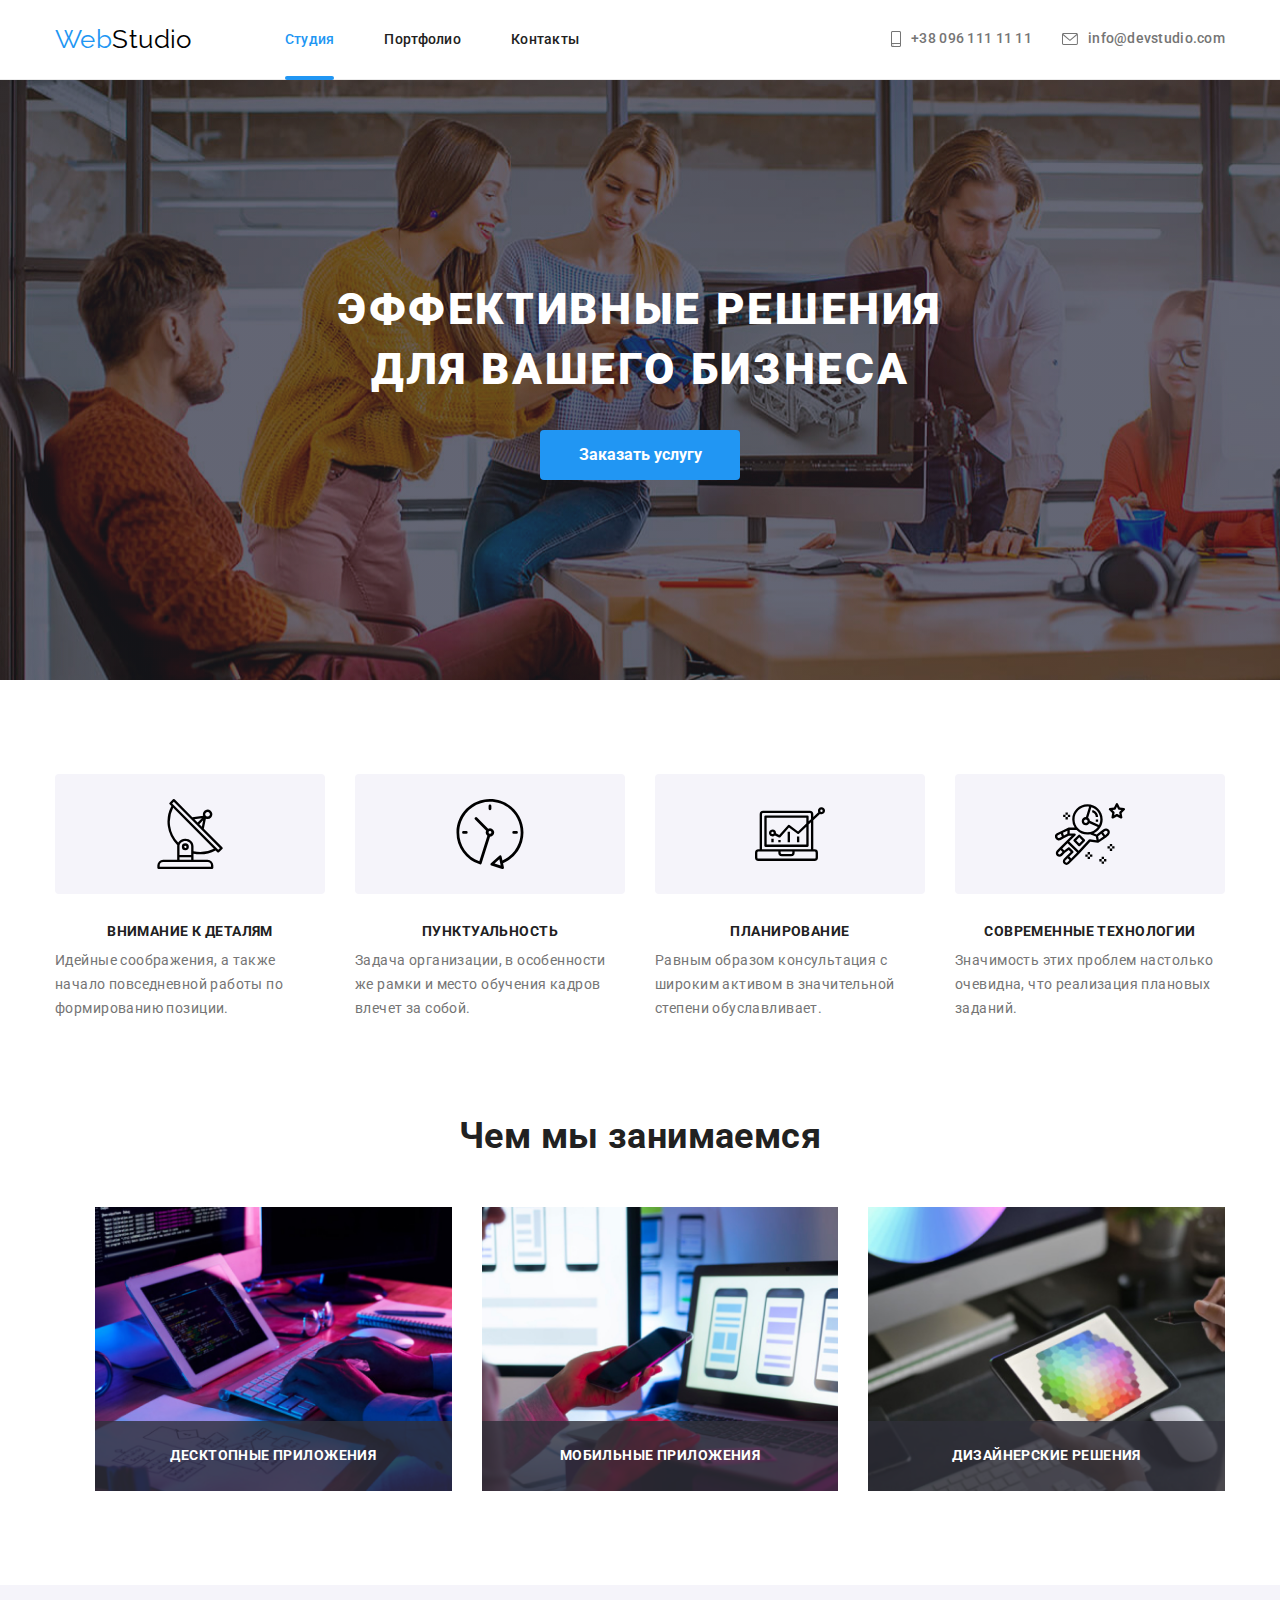
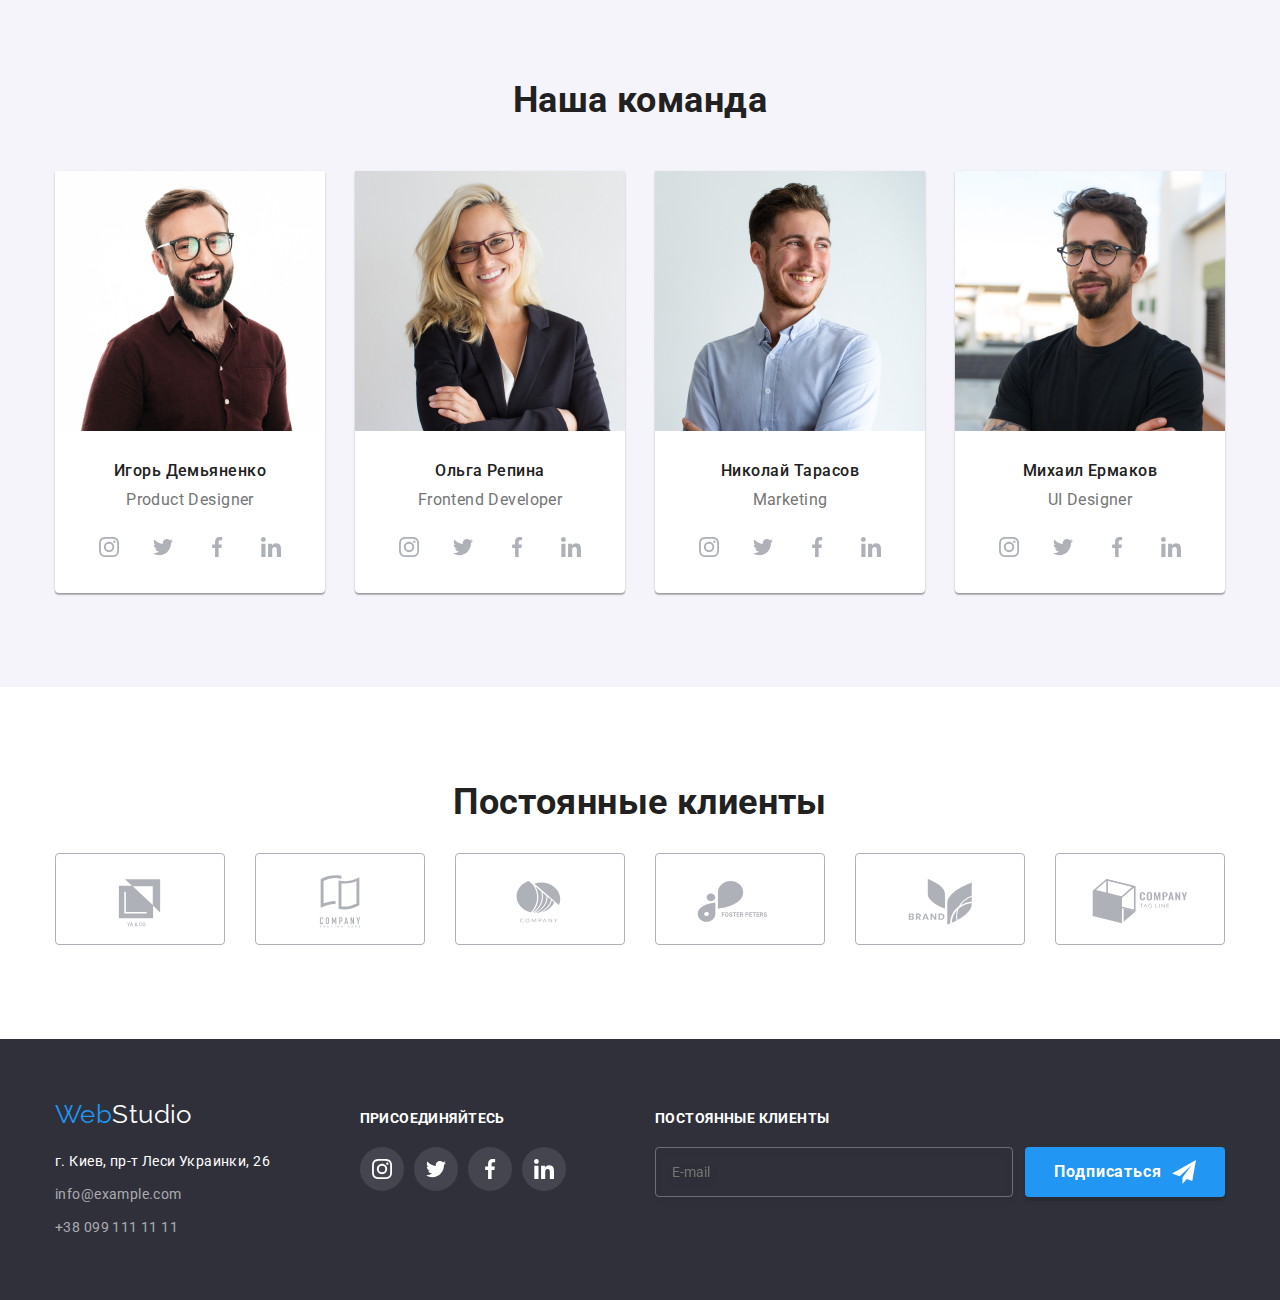
<file: index.html>
<!DOCTYPE html>
<html lang="ru">

<head>
    <meta charset="UTF-8">
    <meta http-equiv="X-UA-Compatible" content="IE=edge">
    <meta name="viewport" content="width=device-width, initial-scale=1.0">
    <title>Document</title>
    <link
        href="https://fonts.googleapis.com/css2?family=Raleway:wght@700&family=Roboto:wght@400;500;700;900&display=swap"
        rel="stylesheet">
    <link rel="stylesheet"
        href="https://cdnjs.cloudflare.com/ajax/libs/modern-normalize/1.1.0/modern-normalize.min.css">
    <link rel="portfolio" href="./portfolio.html">
    <link rel="stylesheet" href="https://bit.ly/3pXMvUd">
    <link rel="stylesheet" href="./css/main.min.css">
    <link rel="stylesheet" href="./images/sprite.svg">
</head>

<body>
    <!--Шапка-->
    <header class="header">
        <div class="container header__container">
            <a href="./index.html" class="logo header__logo" lang="en"><span class="logo--accent">Web</span>Studio</a>
            <button class="btn-menu" 
            type="button" 
            aria-label="Переключатель мобильного меню"
            aria-expanded="false" 
            data-menu-button>
                <svg width="40" height="40">
                    <use class="btn-menu__icon-close" href="./images/sprite.svg#icon-close_menu"></use>
                    <use class="btn-menu__icon-menu" href="./images/sprite.svg#icon-menu"></use>
                </svg>
            </button>
            <div class="header__menu" data-menu>
                <nav class="navigation">
                    <ul class="navigation__list">
                        <li class="navigation__item"><a href="./index.html"
                                class="navigation__link navigation__link--current">Студия</a></li>
                        <li class="navigation__item"><a href="./portfolio.html" class="navigation__link">Портфолио</a></li>
                        <li class="navigation__item"><a href="" class="navigation__link">Контакты</a></li>
                    </ul>
                </nav>
                <div class="contacts">
                    <ul class="contacts__list">
                        <li class="contacts__item">
                            <a href="tel:+380961111111" class="contacts__link contacts__link--phone">
                                <svg class="contacts__link--icon-phone" width="10" height="16">
                                    <use href="./images/sprite.svg#icon-smartphone"></use>
                                </svg> +38 096 111 11 11</a>
                        </li>
                        <li class="contacts__item">
                            <a href="mailto:info@devstudio.com" class="contacts__link contacts__link--mail">
                                <svg class="contacts__link--icon-mail" width="16" height="12">
                                    <use href="./images/sprite.svg#icon-envelope"></use>
                                </svg>
                                info@devstudio.com
                            </a>
                        </li>
                    </ul>
                    <ul class="nav-social__list">
                        <li class="nav-social__item">
                            <a class="nav-social__link" href="">Instagram</a>
                        </li>
                        <li class="nav-social__item">
                            <a class="nav-social__link" href="">Twitter</a>
                        </li>
                        <li class="nav-social__item">
                            <a class="nav-social__link" href="">Facebook</a>
                        </li>
                        <li class="nav-social__item">
                            <a class="nav-social__link" href="">LinkedIn</a>
                        </li>
                    </ul>
                </div>
            </div>
        </div>
    </header>
    <!--Герой-->
    <section class="hero">
        <h1 class="hero__title">Эффективные решения<br>
            для вашего бизнеса</h1>
        <button type="button" class="button button__hero" data-modal-open>Заказать услугу</button>
        <div class="backdrop backdrop__is-hidden" data-modal>
            <div class="modal">
                <button class="modal__btn-close" data-modal-close>
                    <svg width="11" height="11">
                        <use href="./images/sprite.svg#icon-vector"></use>
                    </svg>
                </button>
                <p class="modal__title">Оставьте свои данные, мы вам перезвоним</p>
                <form class="form">
                    <div class="form__field">
                        <label class="form__label" for="name">Имя</label>
                        <input class="form__input" type="text" name="name" id="name">
                        <svg class="form__icon" width="18" height="18">
                            <use href="./images/sprite.svg#icon-person-black"></use>
                        </svg>
                    </div>
                    <div class="form__field">
                        <label class="form__label" for="phone">Телефон</label>
                        <input class="form__input" type="text" name="phone" id="phone">
                        <svg class="form__icon" width="18" height="18">
                            <use href="./images/sprite.svg#icon-phone-black"></use>
                        </svg>
                    </div>
                    <div class="form__field">
                        <label class="form__label" for="email">Почта</label>
                        <input class="form__input" type="text" name="email" id="email">
                        <svg class="form__icon" width="18" height="18">
                            <use href="./images/sprite.svg#icon-email-black"></use>
                        </svg>
                    </div>
                    <div class="form__field">
                        <label class="form__label" for="feetback">Комментарий</label>
                        <textarea class="form__feetback" name="feetback" id="feetback" rows="10"
                            placeholder="Введите текст"></textarea>
                    </div>
                    <label class="form__check-box">
                        <input class="check-box__input" type="checkbox">
                        <svg class="check-box__icon" width="16" height="15">
                            <use href="./images/sprite.svg#icon-check"></use>
                        </svg>
                        Соглашаюсь с рассылкой и принимаю<a class="check-box__link" href="#">Условия договора</a>
                    </label>
                    <button class="button form__btn-submit" type="submit">Отправить</button>
                </form>
            </div>
        </div>
    </section>
    <!--Преимущества-->
    <section class="section section__benefits">
        <div class="container">
            <h2 class="title--transperent">Наши преимущества</h2>
            <ul class="benefits__list">
                <li class="benefits__item">
                    <div class="benefits__thumb">
                        <svg width="70" height="70">
                            <use href="./images/sprite.svg#icon-antenna"></use>
                        </svg>
                    </div>
                    <h3 class="benefits__title">Внимание к деталям</h3>
                    <p class="benefits__text">Идейные соображения, а также начало повседневной работы по формированию
                        позиции.</p>
                </li>
                <li class="benefits__item">
                    <div class="benefits__thumb">
                        <svg width="70" height="70">
                            <use href="./images/sprite.svg#icon-clock"></use>
                        </svg>
                    </div>
                    <h3 class="benefits__title">Пунктуальность</h3>
                    <p class="benefits__text">Задача организации, в особенности же рамки и место обучения кадров влечет
                        за
                        собой.</p>
                </li>
                <li class="benefits__item">
                    <div class="benefits__thumb">
                        <svg width="70" height="70">
                            <use href="./images/sprite.svg#icon-diagram"></use>
                        </svg>
                    </div>
                    <h3 class="benefits__title">Планирование</h3>
                    <p class="benefits__text">Равным образом консультация с широким активом в значительной степени
                        обуславливает.</p>
                </li>
                <li class="benefits__item">
                    <div class="benefits__thumb">
                        <svg width="70" height="70">
                            <use href="./images/sprite.svg#icon-astronaut"></use>
                        </svg>
                    </div>
                    <h3 class="benefits__title">Современные технологии</h3>
                    <p class="benefits__text">Значимость этих проблем настолько очевидна, что реализация плановых
                        заданий.
                    </p>
                </li>
            </ul>
        </div>
    </section>
    <!-- Чем мы занимаемся -->
    <section class="section section__direction">
        <div class="container">
            <h2 class="direction__title">Чем мы занимаемся</h2>
            <ul class="direction__list">
                <li class="direction__item">
                    <img 
                    srcset="
                      images/box1   270w,
                      images/box1@2x.jpg 540w
                    "
                    src="images/box1.jpg"
                    alt="Программирование"
                    width="370"
                    sizes="(min-width: 1200px) 25vw"
                    >
                    <h3 class="direction__text">Десктопные приложения</h3>
                </li>
                <li class="direction__item">
                    <img
                    srcset="
                      images/box2   270w,
                      images/box2@2x.jpg 540w
                    "
                    src="images/box2.jpg"
                    alt="Веб дизайн"
                    width="370"
                    sizes="(min-width: 1200px) 25vw, (min-width:768px) 50vw, 100vw">
                    <h3 class="direction__text">Мобильные приложения</h3>
                </li>
                <li class=" direction__item">
                        <img
                        srcset="
                      images/box3   270w,
                      images/box3@2x.jpg 540w
                    "
                    src="images/box3.jpg"
                    alt="Дизайн"
                    width="370"
                    sizes="(min-width: 1200px) 25vw, (min-width:768px) 50vw, 100vw">
                    <h3 class="direction__text">Дизайнерские решения</h3>
                </li>
            </ul>
        </div>
    </section>
    <!--Команда-->
    <section class=" section section_team">
         <div class="container">
             <h2 class="team__title">Наша команда</h2>
                <ul class="team__list">
                    <li class="team__item">
                         <img
                         srcset="
                      images/igor   270w,
                      images/igor2x.jpg 540w
                    "
                    src="images/igor.jpg"
                    alt="Product Designer"
                    width="450"
                    sizes="(min-width: 1200px) 25vw, (min-width:768px) 50vw, 100vw">
                            <h3 class="team__staff">Игорь Демьяненко</h3>
                            <p class="team__text">Product Designer</p>
                             <ul class="socials__list">
                            <li class="socials__item">
                                <a class="socials__link" href="">
                                    <svg width="20" height="20">
                                        <use href="./images/sprite.svg#icon-instagram"></use>
                                     </svg>
                                </a>
                             </li>
                            <li class="socials__item">
                                                <a class="socials__link" href="">
                                                    <svg width="20" height="20">
                                                        <use href="./images/sprite.svg#icon-twitter"></use>
                                                    </svg>
                                                </a>
                                            </li>
                                            <li class="socials__item">
                                                <a class="socials__link" href="">
                                                    <svg width="20" height="20">
                                                        <use href="./images/sprite.svg#icon-facebook"></use>
                                                    </svg>
                                                </a>
                                            </li>
                                            <li class="socials__item">
                                                <a class="socials__link" href="">
                                                    <svg width="20" height="20">
                                                        <use href="./images/sprite.svg#icon-linkedin"></use>
                                                    </svg>
                                                </a>
                                            </li>

                                        </ul>
                                    </li>
                                    <li class="team__item">
                                        <img  
                                        srcset="
                                        images/olga   270w,
                                        images/olga2x.jpg 540w
                                        "
                                      src="images/olga.jpg"
                                      alt="Frontend Developer"
                                      width="450"
                                      sizes="(min-width: 1200px) 25vw, (min-width:768px) 50vw, 100vw">
                                        <h3 class="team__staff">Ольга Репина</h3>
                                        <p class="team__text">Frontend Developer</p>
                                        <ul class="socials__list">
                                            <li class="socials__item">
                                                <a class="socials__link" href="">
                                                    <svg width="20" height="20">
                                                        <use href="./images/sprite.svg#icon-instagram"></use>
                                                    </svg>
                                                </a>
                                            </li>
                                            <li class="socials__item">
                                                <a class="socials__link" href="">
                                                    <svg width="20" height="20">
                                                        <use href="./images/sprite.svg#icon-twitter"></use>
                                                    </svg>
                                                </a>
                                            </li>
                                            <li class="socials__item">
                                                <a class="socials__link" href="">
                                                    <svg width="20" height="20">
                                                        <use href="./images/sprite.svg#icon-facebook"></use>
                                                    </svg>
                                                </a>
                                            </li>
                                            <li class="socials__item">
                                                <a class="socials__link" href="">
                                                    <svg width="20" height="20">
                                                        <use href="./images/sprite.svg#icon-linkedin"></use>
                                                    </svg>
                                                </a>
                                            </li>

                                        </ul>
                                    </li>
                                    <li class="team__item">
                                        <img srcset="
                                        images/nikolai   270w,
                                        images/nikolai2x.jpg 540w
                                        "
                                      src="images/nikolai.jpg"
                                      alt="Marketing"
                                      width="450"
                                      sizes="(min-width: 1200px) 25vw, (min-width:768px) 50vw, 100vw">
                                        <h3 class="team__staff">Николай Тарасов</h3>
                                        <p class="team__text">Marketing</p>
                                        <ul class="socials__list">
                                            <li class="socials__item">
                                                <a class="socials__link" href="">
                                                    <svg width="20" height="20">
                                                        <use href="./images/sprite.svg#icon-instagram"></use>
                                                    </svg>
                                                </a>
                                            </li>
                                            <li class="socials__item">
                                                <a class="socials__link" href="">
                                                    <svg width="20" height="20">
                                                        <use href="./images/sprite.svg#icon-twitter"></use>
                                                    </svg>
                                                </a>
                                            </li>
                                            <li class="socials__item">
                                                <a class="socials__link" href="">
                                                    <svg width="20" height="20">
                                                        <use href="./images/sprite.svg#icon-facebook"></use>
                                                    </svg>
                                                </a>
                                            </li>
                                            <li class="socials__item">
                                                <a class="socials__link" href="">
                                                    <svg width="20" height="20">
                                                        <use href="./images/sprite.svg#icon-linkedin"></use>
                                                    </svg>
                                                </a>
                                            </li>

                                        </ul>
                                    </li>
                                    <li class="team__item">
                                        <img srcset="
                                        images/michail   270w,
                                        images/michail2x.jpg 540w
                                        "
                                      src="images/michail.jpg"
                                      alt="UI Designer"
                                      width="450"
                                      sizes="(min-width: 1200px) 25vw, (min-width:768px) 50vw, 100vw">
                                        <h3 class="team__staff">Михаил Ермаков</h3>
                                        <p class="team__text">UI Designer</p>
                                        <ul class="socials__list">
                                            <li class="socials__item">
                                                <a class="socials__link" href="">
                                                    <svg width="20" height="20">
                                                        <use href="./images/sprite.svg#icon-instagram"></use>
                                                    </svg>
                                                </a>
                                            </li>
                                            <li class="socials__item">
                                                <a class="socials__link" href="">
                                                    <svg width="20" height="20">
                                                        <use href="./images/sprite.svg#icon-twitter"></use>
                                                    </svg>
                                                </a>
                                            </li>
                                            <li class="socials__item">
                                                <a class="socials__link" href="">
                                                    <svg width="20" height="20">
                                                        <use href="./images/sprite.svg#icon-facebook"></use>
                                                    </svg>
                                                </a>
                                            </li>
                                            <li class="socials__item">
                                                <a class="socials__link" href="">
                                                    <svg width="20" height="20">
                                                        <use href="./images/sprite.svg#icon-linkedin"></use>
                                                    </svg>
                                                </a>
                                            </li>

                                        </ul>
                                    </li>
                                </ul>
                            </div>
    </section>
    <!--Постоянные клиенты-->
    <section class="section">
        <div class="container">
            <h2 class="client__title">Постоянные клиенты</h2>
            <ul class="client__list">
                <li class="client__item">
                    <a class="client__link" href="">
                        <svg width="106" height="60">
                            <use href="./images/sprite.svg#icon-logo1"></use>
                        </svg>
                    </a>
                </li>
                <li class="client__item">
                    <a class="client__link" href="">
                        <svg width="106" height="60">
                            <use href="./images/sprite.svg#icon-logo2"></use>
                        </svg>
                    </a>
                </li>
                <li class="client__item">
                    <a class="client__link" href="">
                        <svg width="106" height="60">
                            <use href="./images/sprite.svg#icon-logo3"></use>
                        </svg>
                    </a>
                </li>
                <li class="client__item">
                    <a class="client__link" href="">
                        <svg width="106" height="60">
                            <use href="./images/sprite.svg#icon-logo4"></use>
                        </svg>
                    </a>
                </li>
                <li class="client__item">
                    <a class="client__link" href="">
                        <svg width="106" height="60">
                            <use href="./images/sprite.svg#icon-logo5"></use>
                        </svg>
                    </a>
                </li>
                <li class="client__item">
                    <a class="client__link" href="">
                        <svg width="106" height="60">
                            <use href="./images/sprite.svg#icon-logo6"></use>
                        </svg>
                    </a>
                </li>
            </ul>
        </div>
    </section>
    <!--Футер-->
    <footer class="footer">
        <div class="container footer__container">
            <div class="footer__contacts">
                <a href="./index.html" class="logo footer__logo" lang="en"><span
                        class="logo--accent">Web</span>Studio</a>
                <address class="address">
                    <ul class="address__list">
                        <li class="address__item"><a class="address__link address__link--map"
                                href="https://bit.ly/3pXMvUd" target="_blank" rel="noopener noreferrer">г.
                                Киев, пр-т
                                Леси Украинки, 26</a> </li>
                        <li class="address__item"><a class="address__link"
                                href="mailto:info@devstudio.com">info@example.com</a> </li>
                        <li class="address__item"><a class="address__link" href="tel:+380991111111">+38 099 111 11
                                11</a> </li>
                    </ul>
                </address>
            </div>
            <div class="footer__socials">
                <p class="socials__title">присоединяйтесь</p>
                <ul class="socials__list">
                    <li class="socials__item">
                        <a class="socials__link socials__link--fill" href="">
                            <svg width="20" height="20">
                                <use href="./images/sprite.svg#icon-instagram"></use>
                            </svg>
                        </a>
                    </li>
                    <li class="socials__item">
                        <a class="socials__link socials__link--fill" href="">
                            <svg width="20" height="20">
                                <use href="./images/sprite.svg#icon-twitter"></use>
                            </svg>
                        </a>
                    </li>
                    <li class="socials__item">
                        <a class="socials__link socials__link--fill" href="">
                            <svg width="20" height="20">
                                <use href="./images/sprite.svg#icon-facebook"></use>
                            </svg>
                        </a>
                    </li>
                    <li class="socials__item">
                        <a class="socials__link socials__link--fill" href="">
                            <svg width="20" height="20">
                                <use href="./images/sprite.svg#icon-linkedin"></use>
                            </svg>
                        </a>
                    </li>

                </ul>
            </div>
            <div class="footer__subscribe">
                <p class="subscribe__title">Постоянные клиенты</p>
                <form class="subscribe__form">
                    <input class="subscribe__input" type="email" placeholder="E-mail">
                    <button class="button subscribe__btn">
                        Подписаться
                        <svg class="subscribe__logo" width="24" height="24">
                            <use href="./images/sprite.svg#icon-send"></use>
                        </svg>
                    </button>
                </form>
            </div>
        </div>
    </footer>
    <script src="./js/modal.js"></script>
    <script src="./js/modal_menu.js"></script>
</body>

</html>
</file>
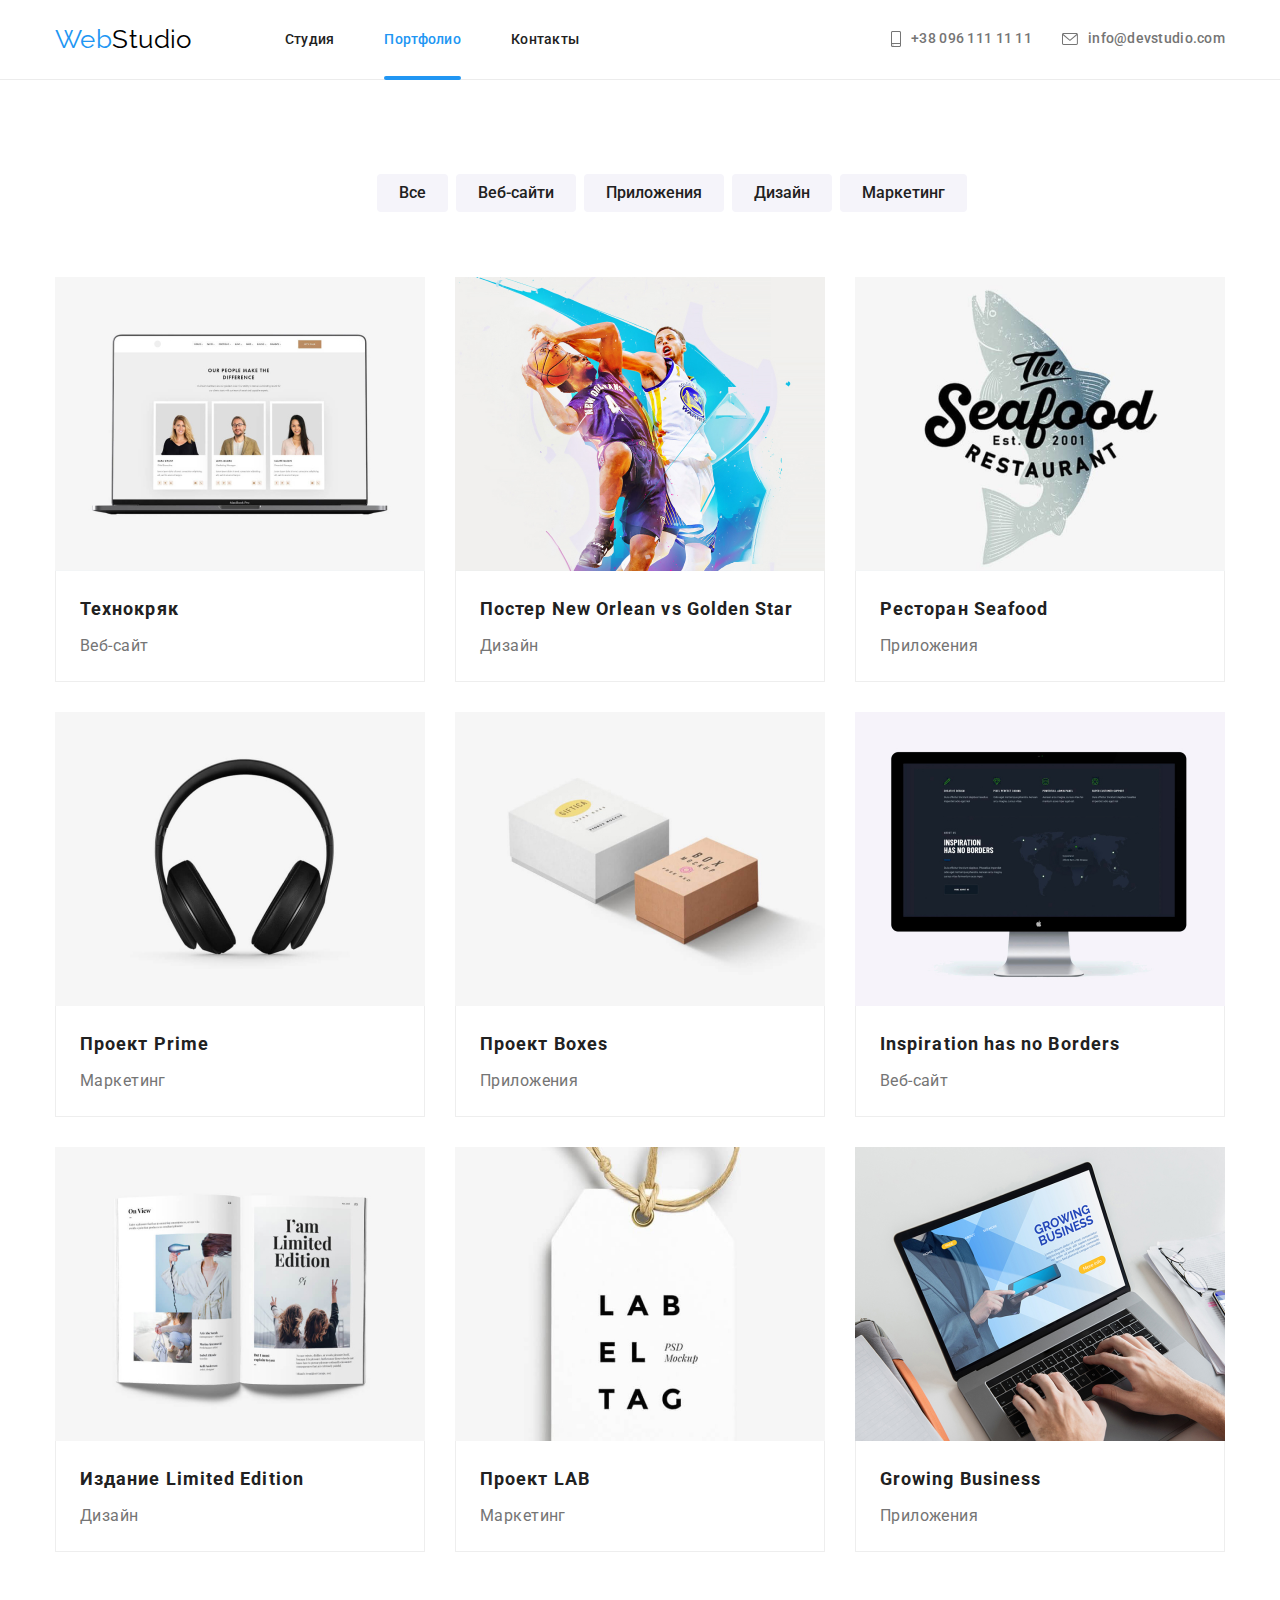
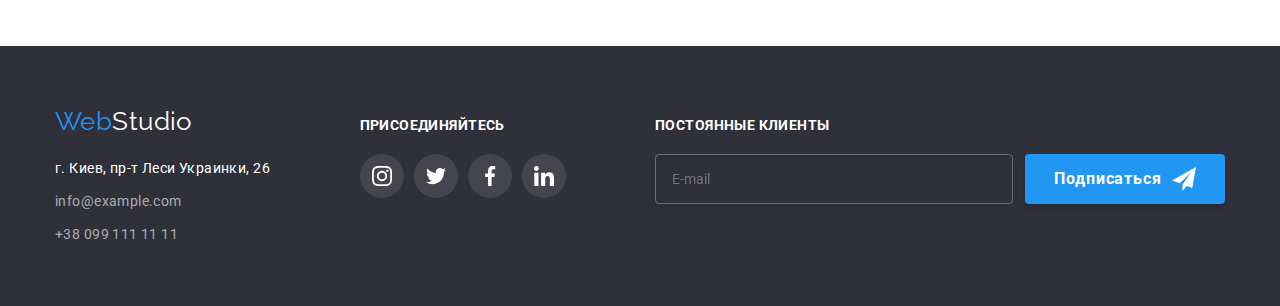
<file: portfolio.html>
<!DOCTYPE html>
<html lang="ru">

<head>
    <meta charset="UTF-8">
    <meta http-equiv="X-UA-Compatible" content="IE=edge">
    <meta name="viewport" content="width=device-width, initial-scale=1.0">
    <title>Document</title>
    <link
        href="https://fonts.googleapis.com/css2?family=Raleway:wght@700&family=Roboto:wght@400;500;700;900&display=swap"
        rel="stylesheet">
    <link rel="stylesheet"
        href="https://cdnjs.cloudflare.com/ajax/libs/modern-normalize/1.1.0/modern-normalize.min.css">
    <link rel="portfolio" href="./portfolio.html">
    <link rel="stylesheet" href="https://bit.ly/3pXMvUd">
    <link rel="stylesheet" href="./css/main.min.css">
    <link rel="stylesheet" href="./images/sprite.svg">
</head>

<body>
    <!--Шапка-->
<header class="header">
    <div class="container header__container">
        <a href="./index.html" class="logo header__logo" lang="en"><span class="logo--accent">Web</span>Studio</a>
        <button class="btn-menu" type="button" aria-label="Переключатель мобильного меню" aria-expanded="false"
            data-menu-button>
            <svg width="40" height="40">
                <use class="btn-menu__icon-close" href="./images/sprite.svg#icon-close_menu"></use>
                <use class="btn-menu__icon-menu" href="./images/sprite.svg#icon-menu"></use>
            </svg>
        </button>
        <div class="header__menu" data-menu>
            <nav class="navigation">
                <ul class="navigation__list">
                    <li class="navigation__item"><a href="./index.html"
                            class="navigation__link">Студия</a></li>
                    <li class="navigation__item"><a href="./portfolio.html" class="navigation__link navigation__link--current">Портфолио</a></li>
                    <li class="navigation__item"><a href="" class="navigation__link">Контакты</a></li>
                </ul>
            </nav>
            <div class="contacts">
                <ul class="contacts__list">
                    <li class="contacts__item">
                        <a href="tel:+380961111111" class="contacts__link contacts__link--phone">
                            <svg class="contacts__link--icon-phone" width="10" height="16">
                                <use href="./images/sprite.svg#icon-smartphone"></use>
                            </svg> +38 096 111 11 11</a>
                    </li>
                    <li class="contacts__item">
                        <a href="mailto:info@devstudio.com" class="contacts__link  contacts__link--mail">
                            <svg class="contacts__link--icon-mail" width="16" height="12">
                                <use href="./images/sprite.svg#icon-envelope"></use>
                            </svg>
                            info@devstudio.com
                        </a>
                    </li>
                </ul>
                <ul class="nav-social__list">
                    <li class="nav-social__item">
                        <a class="nav-social__link" href="">Instagram</a>
                    </li>
                    <li class="nav-social__item">
                        <a class="nav-social__link" href="">Twitter</a>
                    </li>
                    <li class="nav-social__item">
                        <a class="nav-social__link" href="">Facebook</a>
                    </li>
                    <li class="nav-social__item">
                        <a class="nav-social__link" href="">LinkedIn</a>
                    </li>
                </ul>
            </div>
        </div>
    </div>
</header>
    <!--Навигация-->
    <section class="section section__portfolio">
        <div class="container">
            <h1 class="title--transperent">Портфолио</h1>
            <ul class="filter__list">
                <li class="filter__item"><button type="button" class="button filter__button">Все</button></li>
                <li class="filter__item"><button type="button" class="button filter__button">Веб-сайти</button></li>
                <li class="filter__item"><button type="button" class="button filter__button">Приложения</button></li>
                <li class="filter__item"><button type="button" class="button filter__button">Дизайн</button></li>
                <li class="filter__item"><button type="button" class="button filter__button">Маркетинг</button></li>
            </ul>
            <ul class="portfolio__list">
                <li class="portfolio__item">
                    <a class="portfolio__link" href="">
                        <div class="portfolio__thumb-overlay">
                            <img class="portfolio__image"
                            srcset="
                      images/technoquack   270w,
                      images/technoquack2x.jpg 540w
                    "
                    src="images/technoquack.jpg"
                    alt="Product 1"
                    width="370"
                    sizes="(min-width: 1200px) 25vw, (min-width:768px) 50vw, 100vw">
                            <p class="thumb__text-overlay">Ресурс предлагает комплексные предложения с разным уровнем
                                функционала и
                                сервисов. Все это позволит
                                посетителю
                                получить
                                исчерпывающие сведения о компании или частном лице.</p>
                        </div>
                        <div class="portfolio__card">
                            <h2 class="portfolio__title">Технокряк</h2>
                            <p class="portfolio__text portfolio__text--padding">Веб-сайт</p>
                        </div>
                    </a>
                </li>
                <li class="portfolio__item">
                    <a class="portfolio__link" href="">
                        <div class="portfolio__thumb-overlay">
                            <img class="portfolio__image"
                            srcset="
                      images/poster   270w,
                      images/poster2x.jpg 540w
                    "
                    src="images/poster.jpg"
                    alt="Product 2"
                    width="370"
                    sizes="(min-width: 1200px) 25vw, (min-width:768px) 50vw, 100vw">
                            <p class="thumb__text-overlay">Ресурс предлагает комплексные предложения с разным уровнем
                                функционала и
                                сервисов. Все это позволит
                                посетителю
                                получить
                                исчерпывающие сведения о компании или частном лице.</p>
                        </div>
                        <div class="portfolio__card">
                            <h2 class="portfolio__title">Постер New Orlean vs Golden Star</h2>
                            <p class="portfolio__text">Дизайн</p>
                        </div>
                    </a>
                </li>
                <li class="portfolio__item">
                    <a class="portfolio__link" href="">
                        <div class="portfolio__thumb-overlay">
                            <img class="portfolio__image"
                            srcset="
                      images/seafood   270w,
                      images/seafood2x.jpg 540w
                    "
                    src="images/seafood.jpg"
                    alt="Product 3"
                    width="370"
                    sizes="(min-width: 1200px) 25vw, (min-width:768px) 50vw, 100vw">
                            <p class="thumb__text-overlay">Ресурс предлагает комплексные предложения с разным уровнем
                                функционала и
                                сервисов. Все это позволит посетителю получить исчерпывающие сведения о компании или
                                частном лице.</p>
                        </div>
                        <div class="portfolio__card">
                            <h2 class="portfolio__title">Ресторан Seafood</h2>
                            <p class="portfolio__text">Приложения</p>
                        </div>
                    </a>
                </li>
                <li class="portfolio__item">
                    <a class="portfolio__link" href="">
                        <div class="portfolio__thumb-overlay">
                            <img class="portfolio__image"
                            srcset="
                      images/prime   270w,
                      images/prime2x.jpg 540w
                    "
                    src="images/prime.jpg"
                    alt="Product 4"
                    width="370"
                    sizes="(min-width: 1200px) 25vw, (min-width:768px) 50vw, 100vw">
                            <p class="thumb__text-overlay">Ресурс предлагает комплексные предложения с разным уровнем
                                функционала и
                                сервисов. Все это позволит посетителю получить исчерпывающие сведения о компании или
                                частном лице.</p>
                        </div>
                        <div class="portfolio__card">
                            <h2 class="portfolio__title">Проект Prime</h2>
                            <p class="portfolio__text">Маркетинг</p>
                        </div>
                    </a>
                </li>
                <li class="portfolio__item">
                    <a class="portfolio__link" href="">
                        <div class="portfolio__thumb-overlay">
                            <img class="portfolio__image"
                            srcset="
                      images/boxes   270w,
                      images/boxes2x.jpg 540w
                    "
                    src="images/boxes.jpg"
                    alt="Product 5"
                    width="370"
                    sizes="(min-width: 1200px) 25vw, (min-width:768px) 50vw, 100vw">
                            <p class="thumb__text-overlay">Ресурс предлагает комплексные предложения с разным уровнем
                                функционала и
                                сервисов. Все это позволит посетителю получить исчерпывающие сведения о компании или
                                частном лице.</p>
                        </div>
                        <div class="portfolio__card">
                            <h2 class="portfolio__title">Проект Boxes</h2>
                            <p class="portfolio__text">Приложения</p>
                        </div>
                    </a>
                </li>
                <li class="portfolio__item">
                    <a class="portfolio__link" href="">
                        <div class="portfolio__thumb-overlay">
                            <img class="portfolio__image"
                            srcset="
                      images/inspiration   270w,
                      images/inspiration2x.jpg 540w
                    "
                    src="images/inspiration.jpg"
                    alt="Product 6"
                    width="370"
                    sizes="(min-width: 1200px) 25vw, (min-width:768px) 50vw, 100vw">
                            <p class="thumb__text-overlay">Ресурс предлагает комплексные предложения с разным уровнем
                                функционала и
                                сервисов. Все это позволит посетителю получить исчерпывающие сведения о компании или
                                частном лице.</p>
                        </div>
                        <div class="portfolio__card">
                            <h2 class="portfolio__title">Inspiration has no Borders</h2>
                            <p class="portfolio__text">Веб-сайт</p>
                        </div>
                    </a>
                </li>
                <li class="portfolio__item">
                    <a class="portfolio__link" href="">
                        <div class="portfolio__thumb-overlay">
                            <img class="portfolio__image"
                            srcset="
                      images/limited_edition   270w,
                      images/limited_edition2x.jpg 540w
                    "
                    src="images/limited_edition.jpg"
                    alt="Product 7"
                    width="370"
                    sizes="(min-width: 1200px) 25vw, (min-width:768px) 50vw, 100vw">
                            <p class="thumb__text-overlay">Ресурс предлагает комплексные предложения с разным уровнем
                                функционала и
                                сервисов. Все это позволит посетителю получить исчерпывающие сведения о компании или
                                частном лице.</p>
                        </div>
                        <div class="portfolio__card">
                            <h2 class="portfolio__title">Издание Limited Edition</h2>
                            <p class="portfolio__text">Дизайн</p>
                        </div>
                    </a>
                </li>
                <li class="portfolio__item">
                    <a class="portfolio__link" href="">
                        <div class="portfolio__thumb-overlay">
                            <img class="portfolio__image"
                            srcset="
                      images/lab   270w,
                      images/lab2x.jpg 540w
                    "
                    src="images/lab.jpg"
                    alt="Product 8"
                    width="370"
                    sizes="(min-width: 1200px) 25vw, (min-width:768px) 50vw, 100vw">
                            <p class="thumb__text-overlay">Ресурс предлагает комплексные предложения с разным уровнем
                                функционала и
                                сервисов. Все это позволит посетителю получить исчерпывающие сведения о компании или
                                частном лице.</p>
                        </div>
                        <div class="portfolio__card">
                            <h2 class="portfolio__title">Проект LAB</h2>
                            <p class="portfolio__text">Маркетинг</p>
                        </div>
                    </a>
                </li>
                <li class="portfolio__item">
                    <a class="portfolio__link" href="">
                        <div class="portfolio__thumb-overlay">
                            <img class="portfolio__image"
                             srcset="
                      images/business   270w,
                      images/business2x.jpg 540w
                    "
                    src="images/business.jpg"
                    alt="Product 9"
                    width="370"
                    sizes="(min-width: 1200px) 25vw, (min-width:768px) 50vw, 100vw">
                            <p class="thumb__text-overlay">Ресурс предлагает комплексные предложения с разным уровнем
                                функционала и
                                сервисов. Все это позволит посетителю получить исчерпывающие сведения о компании или
                                частном лице.</p>
                        </div>
                        <div class="portfolio__card">
                            <h2 class="portfolio__title">Growing Business</h2>
                            <p class="portfolio__text">Приложения</p>
                        </div>
                    </a>
                </li>
            </ul>
        </div>
    </section>
    <!--футер-->
    <footer class="footer">
        <div class="container footer__container">
            <div class="footer__contacts">
                <a href="./index.html" class="logo footer__logo" lang="en"><span class="logo--accent">Web</span>Studio</a>
                <address class="address">
                    <ul class="address__list">
                        <li class="address__item"><a class="address__link address__link--map" href="https://bit.ly/3pXMvUd"
                                target="_blank" rel="noopener noreferrer">г.
                                Киев, пр-т
                                Леси Украинки, 26</a> </li>
                        <li class="address__item"><a class="address__link"
                                href="mailto:info@devstudio.com">info@example.com</a> </li>
                        <li class="address__item"><a class="address__link" href="tel:+380991111111">+38 099 111 11
                                11</a> </li>
                    </ul>
                </address>
            </div>
            <div class="footer__socials">
                <p class="socials__title">присоединяйтесь</p>
                <ul class="socials__list">
                    <li class="socials__item">
                        <a class="socials__link socials__link--fill" href="">
                            <svg width="20" height="20">
                                <use href="./images/sprite.svg#icon-instagram"></use>
                            </svg>
                        </a>
                    </li>
                    <li class="socials__item">
                        <a class="socials__link socials__link--fill" href="">
                            <svg width="20" height="20">
                                <use href="./images/sprite.svg#icon-twitter"></use>
                            </svg>
                        </a>
                    </li>
                    <li class="socials__item">
                        <a class="socials__link socials__link--fill" href="">
                            <svg width="20" height="20">
                                <use href="./images/sprite.svg#icon-facebook"></use>
                            </svg>
                        </a>
                    </li>
                    <li class="socials__item">
                        <a class="socials__link socials__link--fill" href="">
                            <svg width="20" height="20">
                                <use href="./images/sprite.svg#icon-linkedin"></use>
                            </svg>
                        </a>
                    </li>
    
                </ul>
            </div>
            <div class="footer__subscribe">
                <p class="subscribe__title">Постоянные клиенты</p>
                <form class="subscribe__form">
                    <input class="subscribe__input" type="email" placeholder="E-mail">
                    <button class="button subscribe__btn">
                        Подписаться
                        <svg class="subscribe__logo" width="24" height="24">
                            <use href="./images/sprite.svg#icon-send"></use>
                        </svg>
                    </button>
                </form>
            </div>
        </div>
    </footer>
    <script src="./js/modal_menu.js"></script>
</body>

</html>
</file>
<file: css/main.min.css>
body{font-family:Roboto,sans-serif;background-color:#fff;color:#212121;font-size:14px;letter-spacing:0.03em}body.is-open,body.modal-open{overflow:hidden}ul{list-style:none}h1,h2,h3,h4,h5,h6,p,ul{margin:0}img{display:block;max-width:100%;height:auto}.section{padding-top:60px;padding-bottom:60px}@media screen and (min-width: 1200px){.section{padding-top:94px;padding-bottom:94px}}.container{margin-left:auto;margin-right:auto;padding-left:15px;padding-right:15px}@media screen and (min-width: 480px){.container{width:480px}}@media screen and (min-width: 768px){.container{width:768px}}@media screen and (min-width: 1200px){.container{width:1200px}}.title--transperent{display:none}.button{border-radius:4px;border:transparent}.header{position:relative;border-bottom:1px solid #ECECEC}.header__container{display:-webkit-box;display:-ms-flexbox;display:flex;-webkit-box-align:center;-ms-flex-align:center;align-items:center;padding-top:16px;padding-bottom:16px}@media screen and (min-width: 480px){.header__container{padding-top:16px;padding-bottom:16px}}@media screen and (min-width: 768px){.header__container{padding-top:21px;padding-bottom:21px}}@media screen and (min-width: 1200px){.header__container{padding-top:24px;padding-bottom:24px}}.btn-menu{display:block;margin-left:auto;padding:0;border:none;background-color:transparent;z-index:4}.btn-menu:hover,.btn-menu:focus{fill:#2196F3}@media screen and (min-width: 768px){.btn-menu{display:none}}.btn-menu__icon-close{display:none}.btn-menu.is-open .btn-menu__icon-close{display:block}.btn-menu.is-open .btn-menu__icon-menu{display:none}.header__menu{background-color:#fff;z-index:3}@media screen and (max-width: 767px){.header__menu{display:none;top:0;left:0}.header__menu.is-open{display:-webkit-box;display:-ms-flexbox;display:flex;-webkit-box-orient:vertical;-webkit-box-direction:normal;-ms-flex-direction:column;flex-direction:column;position:fixed;top:0;left:0;width:100%;height:100%;overflow:hidden}}@media screen and (min-width: 768px){.header__menu{display:contents;-webkit-box-align:center;-ms-flex-align:center;align-items:center}}.logo{margin-right:88px;font-family:Raleway,sans-serif;font-size:24px;line-height:1.16;color:#000;text-decoration:none}@media screen and (min-width: 1200px){.logo{margin-right:93px;font-size:26px;line-height:1.19}}.logo--accent{color:#2196F3}.navigation{display:block;margin-bottom:auto}@media screen and (min-width: 768px){.navigation{display:-webkit-box;display:-ms-flexbox;display:flex;margin-bottom:0}}.navigation__list{display:block;padding:0;margin-top:48px;margin-left:40px}@media screen and (min-width: 768px){.navigation__list{display:-webkit-box;display:-ms-flexbox;display:flex;margin-top:0px;margin-left:0px}}@media screen and (min-width: 480px){.navigation__item+.navigation__item{margin-top:32px}}@media screen and (min-width: 768px){.navigation__item+.navigation__item{margin-left:50px;margin-top:0px}}.navigation__link{color:#212121;font-weight:500;font-size:40px;line-height:1.18;text-decoration:none}@media screen and (min-width: 768px){.navigation__link{padding-top:0px;padding-bottom:0px;font-size:14px;line-height:1.14;letter-spacing:0.02em}}.navigation__link:hover,.navigation__link:focus{color:#2196F3}.navigation__link--current{color:#2196F3;position:relative;-webkit-transition:color 250ms cubic-bezier(0.4, 0, 0.2, 1);transition:color 250ms cubic-bezier(0.4, 0, 0.2, 1)}@media screen and (min-width: 768px){.navigation__link--current::after{display:block;content:"";width:100%;height:4px;background-color:#2196F3;border-radius:2px;position:absolute;bottom:-34px;left:0}}@media screen and (min-width: 1200px){.navigation__link--current::after{bottom:-33px}}.contacts{display:block;margin-left:40px;margin-bottom:48px;padding:0}@media screen and (min-width: 768px){.contacts{margin-left:84px;margin-bottom:0px}}@media screen and (min-width: 1200px){.contacts{display:-webkit-box;display:-ms-flexbox;display:flex;margin-left:auto}}.contacts__list{padding:0;margin-bottom:64px}@media screen and (min-width: 768px){.contacts__list{display:block;margin-bottom:0px}}@media screen and (min-width: 1200px){.contacts__list{display:-webkit-box;display:-ms-flexbox;display:flex;-webkit-box-align:center;-ms-flex-align:center;align-items:center}}@media screen and (min-width: 480px){.contacts__item+.contacts__item{margin-top:32px}}@media screen and (min-width: 768px){.contacts__item+.contacts__item{margin-top:10px}}@media screen and (min-width: 1200px){.contacts__item+.contacts__item{margin-top:0px;margin-left:30px}}.contacts__link--phone{display:block;margin-bottom:32px;color:#2196F3;font-weight:500;font-size:40px;line-height:1.18;letter-spacing:0.02em;text-decoration:none;-webkit-transition:color 250ms cubic-bezier(0.4, 0, 0.2, 1);transition:color 250ms cubic-bezier(0.4, 0, 0.2, 1)}@media screen and (min-width: 768px){.contacts__link--phone{display:-webkit-box;display:-ms-flexbox;display:flex;padding-top:0px;padding-bottom:0px;margin-bottom:0px;font-size:12px;line-height:1.17;letter-spacing:0.02em;color:#757575;fill:#757575;content:"";-webkit-box-align:center;-ms-flex-align:center;align-items:center}}@media screen and (min-width: 1200px){.contacts__link--phone{font-size:14px;line-height:1.14}}.contacts__link--mail{display:block;color:#757575;font-weight:500;font-size:24px;line-height:1.17;letter-spacing:0.02em;text-decoration:none;-webkit-transition:color 250ms cubic-bezier(0.4, 0, 0.2, 1);transition:color 250ms cubic-bezier(0.4, 0, 0.2, 1)}@media screen and (min-width: 768px){.contacts__link--mail{display:-webkit-box;display:-ms-flexbox;display:flex;-webkit-box-align:center;-ms-flex-align:center;align-items:center;padding-top:0px;padding-bottom:0px;font-size:12px;line-height:1.17;letter-spacing:0.02em;color:#757575;fill:#757575;content:""}}@media screen and (min-width: 1200px){.contacts__link--mail{font-size:14px;line-height:1.14}}.contacts__link:hover,.contacts__link:focus{color:#2196F3;fill:#2196F3}.contacts__link--icon-mail{margin-right:10px}@media screen and (max-width: 767px){.contacts__link--icon-mail{display:none}}.contacts__link--icon-phone{margin-right:10px}@media screen and (max-width: 767px){.contacts__link--icon-phone{display:none}}.nav-social__list{display:-webkit-box;display:-ms-flexbox;display:flex;-ms-flex-wrap:wrap;flex-wrap:wrap;padding:0}@media screen and (min-width: 768px){.nav-social__list{display:none}}.nav-social__link{color:#2196F3;font-size:18px;line-height:1.22;letter-spacing:0.02em;text-decoration:none}.nav-social__item+.nav-social__item{margin-left:10px}.nav-social__item:not(:last-child){padding-right:10px;border-right:1px solid rgba(33,33,33,0.2);border-color:#757575}.hero{margin-left:auto;margin-right:auto;background-image:-webkit-gradient(linear, left top, right top, from(rgba(47,48,58,0.4)), to(rgba(47,48,58,0.4))),url(../images/hero_mobile.jpg);background-image:linear-gradient(to right, rgba(47,48,58,0.4), rgba(47,48,58,0.4)),url(../images/hero_mobile.jpg);background-size:cover;padding-top:118px;padding-bottom:118px;text-align:center;background-color:#2F303A}@media (min-device-pixel-ratio: 2), (-webkit-min-device-pixel-ratio: 2), (min-resolution: 192dpi), (min-resolution: 2dppx){.hero .hero{background-image:url(../images/hero_mobile2x.jpg)}}@media screen and (min-width: 1200px){.hero{max-width:1600px;padding-top:200px;padding-bottom:200px}}@media (min-width: 481px){.hero{background-image:-webkit-gradient(linear, left top, right top, from(rgba(47,48,58,0.4)), to(rgba(47,48,58,0.4))),url(../images/hero_tablet.jpg);background-image:linear-gradient(to right, rgba(47,48,58,0.4), rgba(47,48,58,0.4)),url(../images/hero_tablet.jpg)}}@media (min-width: 481px) and (min-device-pixel-ratio: 2), (min-width: 481px) and (-webkit-min-device-pixel-ratio: 2), (min-width: 481px) and (min-resolution: 192dpi), (min-width: 481px) and (min-resolution: 2dppx){.hero{background-image:-webkit-gradient(linear, left top, right top, from(rgba(47,48,58,0.4)), to(rgba(47,48,58,0.4))),url(../images/hero_tablet2x.jpg);background-image:linear-gradient(to right, rgba(47,48,58,0.4), rgba(47,48,58,0.4)),url(../images/hero_tablet2x.jpg)}}@media (min-width: 769px){.hero{background-image:-webkit-gradient(linear, left top, right top, from(rgba(47,48,58,0.4)), to(rgba(47,48,58,0.4))),url(../images/hero_desktop.jpg);background-image:linear-gradient(to right, rgba(47,48,58,0.4), rgba(47,48,58,0.4)),url(../images/hero_desktop.jpg)}}@media (min-width: 769px) and (min-device-pixel-ratio: 2), (min-width: 769px) and (-webkit-min-device-pixel-ratio: 2), (min-width: 769px) and (min-resolution: 192dpi), (min-width: 769px) and (min-resolution: 2dppx){.hero{background-image:-webkit-gradient(linear, left top, right top, from(rgba(47,48,58,0.4)), to(rgba(47,48,58,0.4))),url(../images/hero_desktop.2x.jpg);background-image:linear-gradient(to right, rgba(47,48,58,0.4), rgba(47,48,58,0.4)),url(../images/hero_desktop.2x.jpg)}}.hero__title{margin-bottom:30px;color:#fff;font-weight:900;font-size:26px;line-height:1.62;text-align:center;letter-spacing:0.06em;text-transform:uppercase}@media screen and (min-width: 1200px){.hero__title{font-size:44px;line-height:1.36}}.button__hero{display:inline-block;padding:10px 32px;min-width:200px;color:#fff;background-color:#2196F3;font-weight:700;font-size:16px;line-height:1.87;text-align:center}.backdrop{position:fixed;z-index:99;top:0;left:0;width:100%;height:100%;background-color:rgba(0,0,0,0.2);visibility:visible;-webkit-transition:visibility 250ms cubic-bezier(0.4, 0, 0.2, 1);transition:visibility 250ms cubic-bezier(0.4, 0, 0.2, 1);overflow-y:scroll}.backdrop__is-hidden{visibility:hidden;pointer-events:none;-webkit-transition:visibility 250ms cubic-bezier(0.4, 0, 0.2, 1);transition:visibility 250ms cubic-bezier(0.4, 0, 0.2, 1)}.backdrop__is-hidden .modal{-webkit-transform:translate(-50%, -50%) scale(0.2);transform:translate(-50%, -50%) scale(0.2);-webkit-transition:opacity 250ms cubic-bezier(0.4, 0, 0.2, 1),-webkit-transform 250ms cubic-bezier(0.4, 0, 0.2, 1);transition:opacity 250ms cubic-bezier(0.4, 0, 0.2, 1),-webkit-transform 250ms cubic-bezier(0.4, 0, 0.2, 1);transition:opacity 250ms cubic-bezier(0.4, 0, 0.2, 1),transform 250ms cubic-bezier(0.4, 0, 0.2, 1);transition:opacity 250ms cubic-bezier(0.4, 0, 0.2, 1),transform 250ms cubic-bezier(0.4, 0, 0.2, 1),-webkit-transform 250ms cubic-bezier(0.4, 0, 0.2, 1);opacity:0}.modal{-webkit-transform:translate(-50%, -50%) scale(1);transform:translate(-50%, -50%) scale(1);-webkit-transition:-webkit-transform 250ms cubic-bezier(0.4, 0, 0.2, 1);transition:-webkit-transform 250ms cubic-bezier(0.4, 0, 0.2, 1);transition:transform 250ms cubic-bezier(0.4, 0, 0.2, 1);transition:transform 250ms cubic-bezier(0.4, 0, 0.2, 1), -webkit-transform 250ms cubic-bezier(0.4, 0, 0.2, 1);opacity:1;position:absolute;top:50%;left:50%;width:450px;padding:40px;background-color:#fff;-webkit-box-shadow:0px 1px 3px rgba(0,0,0,0.12),0px 1px 1px rgba(0,0,0,0.14),0px 2px 1px rgba(0,0,0,0.2);box-shadow:0px 1px 3px rgba(0,0,0,0.12),0px 1px 1px rgba(0,0,0,0.14),0px 2px 1px rgba(0,0,0,0.2);border-radius:4px}@media screen and (min-width: 1200px){.modal{width:528px}}.modal__btn-close{-webkit-transition:fill 250ms cubic-bezier(0.4, 0, 0.2, 1);transition:fill 250ms cubic-bezier(0.4, 0, 0.2, 1);position:absolute;top:8px;right:8px;display:-webkit-box;display:-ms-flexbox;display:flex;-webkit-box-pack:center;-ms-flex-pack:center;justify-content:center;-webkit-box-align:center;-ms-flex-align:center;align-items:center;width:30px;height:30px;border:1px solid rgba(0,0,0,0.1);border-radius:50%;background-color:#fff}.modal__btn-close:hover,.modal__btn-close:focus{fill:#2196F3}.modal__title{margin-bottom:12px;font-weight:700;font-size:20px;line-height:1.15;text-align:center;letter-spacing:0.03em}.form{display:-webkit-box;display:-ms-flexbox;display:flex;-webkit-box-orient:vertical;-webkit-box-direction:normal;-ms-flex-direction:column;flex-direction:column;width:100%}@media screen and (min-width: 1200px){.form{width:100%}}.form__field{position:relative;margin-bottom:10px;text-align:start}.form__label{padding-bottom:4px;font-size:12px;line-height:1.17;letter-spacing:0.01em;color:#757575}.form__input{-webkit-transition:fill 250ms cubic-bezier(0.4, 0, 0.2, 1);transition:fill 250ms cubic-bezier(0.4, 0, 0.2, 1);width:100%;height:40px;border:1px solid rgba(33,33,33,0.2);border-radius:4px;padding-left:42px}.form__input:hover,.form__input:focus{border:1px solid #2196F3}.form__input ~ .form__icon{-webkit-transition:fill 250ms cubic-bezier(0.4, 0, 0.2, 1);transition:fill 250ms cubic-bezier(0.4, 0, 0.2, 1);position:absolute;bottom:12px;left:11px}.form__input:hover ~ .form__icon,.form__input:focus ~ .form__icon{fill:#2196F3}.form__feetback{-webkit-transition:fill 250ms cubic-bezier(0.4, 0, 0.2, 1);transition:fill 250ms cubic-bezier(0.4, 0, 0.2, 1);width:100%;height:120px;padding:12px 16px;border:1px solid rgba(33,33,33,0.2);border-radius:4px;resize:none}.form__feetback:hover,.form__feetback:focus{border:1px solid #2196F3}.form__feetback::-webkit-input-placeholder{line-height:1.14;letter-spacing:0.01em;color:rgba(117,117,117,0.5)}.form__feetback:-ms-input-placeholder{line-height:1.14;letter-spacing:0.01em;color:rgba(117,117,117,0.5)}.form__feetback::-ms-input-placeholder{line-height:1.14;letter-spacing:0.01em;color:rgba(117,117,117,0.5)}.form__feetback::placeholder{line-height:1.14;letter-spacing:0.01em;color:rgba(117,117,117,0.5)}.form__check-box{display:-webkit-box;display:-ms-flexbox;display:flex;-webkit-box-pack:center;-ms-flex-pack:center;justify-content:center;-webkit-box-align:center;-ms-flex-align:center;align-items:center;margin-bottom:30px;font-size:12px;line-height:1.16;color:#757575}@media screen and (min-width: 1200px){.form__check-box{font-size:14px;line-height:1.71}}.check-box__input{-webkit-appearance:none;-moz-appearance:none;appearance:none}.check-box__icon{-webkit-transition:background-color 250ms cubic-bezier(0.4, 0, 0.2, 1),border-color 250ms cubic-bezier(0.4, 0, 0.2, 1);transition:background-color 250ms cubic-bezier(0.4, 0, 0.2, 1),border-color 250ms cubic-bezier(0.4, 0, 0.2, 1);margin-right:8px;margin-left:0;border:2px solid #212121;border-radius:2px}.check-box__input:checked+.check-box__icon{background-color:#2196F3;background-origin:border-box;border-color:#2196F3}.check-box__link{margin-left:3px;color:#2196F3}.form__btn-submit{display:block;padding:10px 56px;margin:auto;width:200px;font-weight:700;font-size:16px;line-height:1.87;color:#fff;background-color:#2196F3;-webkit-box-shadow:0px 4px 4px rgba(0,0,0,0.15);box-shadow:0px 4px 4px rgba(0,0,0,0.15);border-radius:4px}.benefits__list{display:block;padding:0}@media screen and (min-width: 768px){.benefits__list{display:-webkit-box;display:-ms-flexbox;display:flex;-ms-flex-wrap:wrap;flex-wrap:wrap;margin:-15px}}@media screen and (min-width: 768px){.benefits__item{width:calc((100% - 4 * 15px) / 2);margin:15px}}@media screen and (min-width: 1200px){.benefits__item{width:calc((100% - 8 * 15px) / 4);margin:15px}}.benefits__thumb{display:-webkit-box;display:-ms-flexbox;display:flex;-webkit-box-pack:center;-ms-flex-pack:center;justify-content:center;-webkit-box-align:center;-ms-flex-align:center;align-items:center;height:120px;margin-bottom:30px;background-color:#F5F4FA;border-radius:4px}@media screen and (max-width: 767px){.benefits__thumb{width:100%}}.benefits__title{text-align:center;margin-bottom:10px;color:#212121;font-size:14px;font-weight:700;line-height:1.14;text-transform:uppercase}.benefits__text{color:#757575;line-height:1.71}.section__direction{padding-top:0}@media screen and (max-width: 1199px){.section__direction{display:none}}.direction__title{margin-bottom:50px;font-weight:700;font-size:36px;line-height:1.17;text-align:center;color:#212121}.direction__list{display:-webkit-box;display:-ms-flexbox;display:flex;-webkit-box-pack:justify;-ms-flex-pack:justify;justify-content:space-between;margin:-15px}.direction__item{z-index:1;position:relative;width:calc((100%-30px*3)/3);margin:15px}.direction__text{width:100%;height:70px;padding-top:27px;color:#fff;font-weight:700;font-size:14px;line-height:1.14;text-align:center;text-transform:uppercase;position:absolute;bottom:0;right:0;background:rgba(47,48,58,0.8)}.section_team{background-color:#F5F4FA}.team__title{margin-bottom:50px;font-weight:700;font-size:28px;line-height:1.17;text-align:center;color:#212121}@media screen and (min-width: 1200px){.team__title{font-size:36px}}.team__list{display:block;padding:0}@media screen and (min-width: 768px){.team__list{display:-webkit-box;display:-ms-flexbox;display:flex;-ms-flex-wrap:wrap;flex-wrap:wrap;margin:-15px}}.team__item{padding-bottom:24px;background-color:#fff;-webkit-box-shadow:0px 1px 3px rgba(0,0,0,0.12),0px 1px 1px rgba(0,0,0,0.14),0px 2px 1px rgba(0,0,0,0.2);box-shadow:0px 1px 3px rgba(0,0,0,0.12),0px 1px 1px rgba(0,0,0,0.14),0px 2px 1px rgba(0,0,0,0.2);border-radius:0px 0px 4px 4px}@media screen and (min-width: 768px){.team__item{width:calc((100% - 4 * 15px) / 2);margin:15px}}@media screen and (min-width: 1200px){.team__item{width:calc((100% - 8 * 15px) / 4);margin:15px}}@media screen and (max-width: 767px){.team__item+.team__item{margin-top:30px}}.team__staff{margin-top:30px;color:#212121;font-weight:500;font-size:16px;line-height:1.19;text-align:center;letter-spacing:0.03em}.team__text{margin-top:10px;margin-bottom:16px;color:#757575;font-size:16px;line-height:1.19;text-align:center}.socials__list{display:-webkit-box;display:-ms-flexbox;display:flex;-webkit-box-pack:center;-ms-flex-pack:center;justify-content:center;padding:0}.socials__item+.socials__item{margin-left:10px}.socials__link{display:-webkit-box;display:-ms-flexbox;display:flex;-webkit-box-pack:center;-ms-flex-pack:center;justify-content:center;-webkit-box-align:center;-ms-flex-align:center;align-items:center;width:44px;height:44px;border-radius:50%;background-size:20px;background-position:50% 50%;fill:#AFB1B8;-webkit-transition:fill 250ms cubic-bezier(0.4, 0, 0.2, 1),background-color 250ms cubic-bezier(0.4, 0, 0.2, 1);transition:fill 250ms cubic-bezier(0.4, 0, 0.2, 1),background-color 250ms cubic-bezier(0.4, 0, 0.2, 1)}.socials__link:hover{background-color:#2196F3;fill:#fff}.client__title{margin-bottom:30px;font-weight:700;font-size:28px;line-height:1.17;text-align:center;color:#212121}@media screen and (min-width: 1200px){.client__title{font-size:36px}}.client__list{display:-webkit-box;display:-ms-flexbox;display:flex;-ms-flex-wrap:wrap;flex-wrap:wrap;padding:0;margin:-15px}.client__item{display:-webkit-box;display:-ms-flexbox;display:flex;-webkit-box-pack:center;-ms-flex-pack:center;justify-content:center;width:calc((100% - 4 * 15px) / 2);margin:15px}@media screen and (min-width: 768px){.client__item{width:calc((100% - 8 * 15px) / 3);margin:15px}}@media screen and (min-width: 1200px){.client__item{width:calc((100% - 12 * 15px) / 6);margin:15px}}@media screen and (max-width: 767px){.client__item+.client__item:nth-child(n+3){margin-top:30px}}.client__link{display:-webkit-box;display:-ms-flexbox;display:flex;-webkit-box-pack:center;-ms-flex-pack:center;justify-content:center;-webkit-box-align:center;-ms-flex-align:center;align-items:center;width:210px;height:92px;border:1px solid #AFB1B8;border-radius:4px;fill:#AFB1B8;-webkit-transition:fill 250ms cubic-bezier(0.4, 0, 0.2, 1),border 250ms cubic-bezier(0.4, 0, 0.2, 1);transition:fill 250ms cubic-bezier(0.4, 0, 0.2, 1),border 250ms cubic-bezier(0.4, 0, 0.2, 1)}.client__link:hover{border:1px solid #2196F3;fill:#2196F3}.footer{padding-top:60px;padding-bottom:60px;background-color:#2F303A}.footer__container{display:block}@media (min-width: 768px) and (max-width: 1199px){.footer__container{display:-webkit-box;display:-ms-flexbox;display:flex;-ms-flex-wrap:wrap;flex-wrap:wrap;-ms-flex-pack:distribute;justify-content:space-around;-webkit-box-align:baseline;-ms-flex-align:baseline;align-items:baseline}}@media screen and (min-width: 1200px){.footer__container{display:-webkit-box;display:-ms-flexbox;display:flex;-webkit-box-align:baseline;-ms-flex-align:baseline;align-items:baseline}}.footer__contacts{display:-webkit-box;display:-ms-flexbox;display:flex;-webkit-box-orient:vertical;-webkit-box-direction:normal;-ms-flex-direction:column;flex-direction:column}.footer__logo{margin:0;color:#fff;font-family:Raleway,sans-serif}@media screen and (max-width: 1199px){.footer__logo{text-align:center}}.address{font-style:normal}@media screen and (max-width: 1199px){.address{text-align:center}}.address__list{margin-top:20px;padding-left:0}.address__item+.address__item{margin-top:9px}.address__link{color:rgba(255,255,255,0.6);line-height:1.71;text-decoration:none}.address__link--map{color:#fff;line-height:1.71;text-decoration:none}.footer__socials{display:block;margin-top:60px}@media screen and (min-width: 768px){.footer__socials{margin-top:0px}}@media screen and (max-width: 1199px){.footer__socials{text-align:center}}@media screen and (min-width: 1200px){.footer__socials{margin-left:auto}}.socials__title{margin-bottom:20px;color:#fff;font-size:14px;font-weight:700;line-height:1.14;text-transform:uppercase}.socials__link--fill{background-color:rgba(255,255,255,0.1);fill:#fff}.footer__subscribe{display:block}@media screen and (max-width: 1199px){.footer__subscribe{text-align:center;margin-top:60px}}@media screen and (min-width: 1200px){.footer__subscribe{margin-left:auto}}.subscribe__title{margin-bottom:20px;color:#fff;font-size:14px;font-weight:700;line-height:1.14;text-transform:uppercase}.subscribe__form{display:block}@media screen and (max-width: 1199px){.subscribe__form{text-align:center}}@media screen and (min-width: 1200px){.subscribe__form{display:-webkit-box;display:-ms-flexbox;display:flex}}.subscribe__input{margin-right:12px;width:100%;height:50px;color:#fff;padding-left:16px;background-color:transparent;border:1px solid rgba(255,255,255,0.3);-webkit-filter:drop-shadow(0px 4px 4px rgba(0,0,0,0.15));filter:drop-shadow(0px 4px 4px rgba(0,0,0,0.15));border-radius:4px}@media screen and (min-width: 768px){.subscribe__input{width:450px}}@media screen and (min-width: 1200px){.subscribe__input{width:358px}}.subscribe__input:placeholder{padding-left:16px;font-size:16px;line-height:1.25;letter-spacing:0.03em;color:rgba(255,255,255,0.6)}.subscribe__btn{display:-webkit-box;display:-ms-flexbox;display:flex;-webkit-box-pack:center;-ms-flex-pack:center;justify-content:center;-webkit-box-align:center;-ms-flex-align:center;align-items:center;width:200px;height:50px;margin-left:auto;margin-right:auto;padding:0;font-weight:700;font-size:16px;line-height:1.87;color:#fff;background-color:#2196F3;-webkit-box-shadow:0px 4px 4px rgba(0,0,0,0.15);box-shadow:0px 4px 4px rgba(0,0,0,0.15);border-radius:4px;letter-spacing:0.06em}@media screen and (max-width: 1199px){.subscribe__btn{margin-top:20px}}.subscribe__logo{margin-left:10px}.filter__list{display:-webkit-box;display:-ms-flexbox;display:flex;-ms-flex-wrap:wrap;flex-wrap:wrap;padding-left:0;margin-top:0;margin-bottom:30px}@media screen and (min-width: 768px){.filter__list{margin-left:64px}}@media screen and (min-width: 1200px){.filter__list{-webkit-box-pack:center;-ms-flex-pack:center;justify-content:center;margin-bottom:50px}}.filter__item{margin-bottom:15px}.filter__item:not(:last-child){margin-right:8px}.filter__button{padding:6px 22px;color:#212121;background-color:#F5F4FA;font-weight:500;font-size:16px;line-height:1.63;-webkit-transition:color 250ms cubic-bezier(0.4, 0, 0.2, 1),background-color 250ms cubic-bezier(0.4, 0, 0.2, 1),-webkit-box-shadow 250ms cubic-bezier(0.4, 0, 0.2, 1);transition:color 250ms cubic-bezier(0.4, 0, 0.2, 1),background-color 250ms cubic-bezier(0.4, 0, 0.2, 1),-webkit-box-shadow 250ms cubic-bezier(0.4, 0, 0.2, 1);transition:color 250ms cubic-bezier(0.4, 0, 0.2, 1),background-color 250ms cubic-bezier(0.4, 0, 0.2, 1),box-shadow 250ms cubic-bezier(0.4, 0, 0.2, 1);transition:color 250ms cubic-bezier(0.4, 0, 0.2, 1),background-color 250ms cubic-bezier(0.4, 0, 0.2, 1),box-shadow 250ms cubic-bezier(0.4, 0, 0.2, 1),-webkit-box-shadow 250ms cubic-bezier(0.4, 0, 0.2, 1)}.filter__button:hover,.filter__button:focus{color:#fff;background-color:#2196F3;-webkit-box-shadow:0px 3px 1px rgba(0,0,0,0.1),0px 1px 2px rgba(0,0,0,0.08),0px 2px 2px rgba(0,0,0,0.12);box-shadow:0px 3px 1px rgba(0,0,0,0.1),0px 1px 2px rgba(0,0,0,0.08),0px 2px 2px rgba(0,0,0,0.12)}.portfolio__list{display:-webkit-box;display:-ms-flexbox;display:flex;-ms-flex-wrap:wrap;flex-wrap:wrap;padding:0}@media screen and (min-width: 768px){.portfolio__list{margin:-15px}}@media screen and (max-width: 767px){.portfolio__item{width:100%;margin-bottom:30px}}@media screen and (min-width: 768px){.portfolio__item{width:calc((100% - 4 * 15px) /2);margin:15px}}@media screen and (min-width: 1200px){.portfolio__item{width:calc((100% - 6 * 15px) /3);margin:15px}}.portfolio__link{display:block;text-decoration:none;-webkit-transition:-webkit-box-shadow 250ms cubic-bezier(0.4, 0, 0.2, 1);transition:-webkit-box-shadow 250ms cubic-bezier(0.4, 0, 0.2, 1);transition:box-shadow 250ms cubic-bezier(0.4, 0, 0.2, 1);transition:box-shadow 250ms cubic-bezier(0.4, 0, 0.2, 1), -webkit-box-shadow 250ms cubic-bezier(0.4, 0, 0.2, 1)}.portfolio__link:hover,.portfolio__link:focus{-webkit-box-shadow:0px 1px 1px rgba(0,0,0,0.12),0px 4px 4px rgba(0,0,0,0.06),1px 4px 6px rgba(0,0,0,0.16);box-shadow:0px 1px 1px rgba(0,0,0,0.12),0px 4px 4px rgba(0,0,0,0.06),1px 4px 6px rgba(0,0,0,0.16)}.portfolio__link:hover .portfolio__thumb-overlay::before{-webkit-transform:translateY(0);transform:translateY(0)}.portfolio__thumb-overlay{position:relative;overflow:hidden}.portfolio__thumb-overlay::before{display:inline-block;content:"";width:100%;height:100%;background-color:rgba(33,150,243,0.9);position:absolute;top:0;left:0;-webkit-transform:translateY(100%);transform:translateY(100%);-webkit-transition:-webkit-transform 250ms cubic-bezier(0.4, 0, 0.2, 1);transition:-webkit-transform 250ms cubic-bezier(0.4, 0, 0.2, 1);transition:transform 250ms cubic-bezier(0.4, 0, 0.2, 1);transition:transform 250ms cubic-bezier(0.4, 0, 0.2, 1), -webkit-transform 250ms cubic-bezier(0.4, 0, 0.2, 1);opacity:1}.portfolio__image{width:100%}.thumb__text-overlay{display:inline-block;padding:63px 24px;height:100%;font-size:18px;line-height:1.56;color:#fff;position:absolute;top:0;left:0;-webkit-transform:translateY(100%);transform:translateY(100%);-webkit-transition:-webkit-transform 250ms cubic-bezier(0.4, 0, 0.2, 1);transition:-webkit-transform 250ms cubic-bezier(0.4, 0, 0.2, 1);transition:transform 250ms cubic-bezier(0.4, 0, 0.2, 1);transition:transform 250ms cubic-bezier(0.4, 0, 0.2, 1), -webkit-transform 250ms cubic-bezier(0.4, 0, 0.2, 1)}.portfolio__link:hover .thumb__text-overlay{-webkit-transform:translateY(0);transform:translateY(0)}.portfolio__card{padding:20px 24px;border:1px solid #EEEEEE;border-top:transparent}.portfolio__title{margin-bottom:4px;color:#212121;font-weight:700;font-size:18px;line-height:2;letter-spacing:0.06em}.portfolio__text{color:#757575;font-size:16px;line-height:1.87}@media screen and (min-width: 768px){.portfolio__text--padding{padding-bottom:36px}}@media screen and (min-width: 1200px){.portfolio__text--padding{padding-bottom:0px}}
/*# sourceMappingURL=main.min.css.map */
</file>
